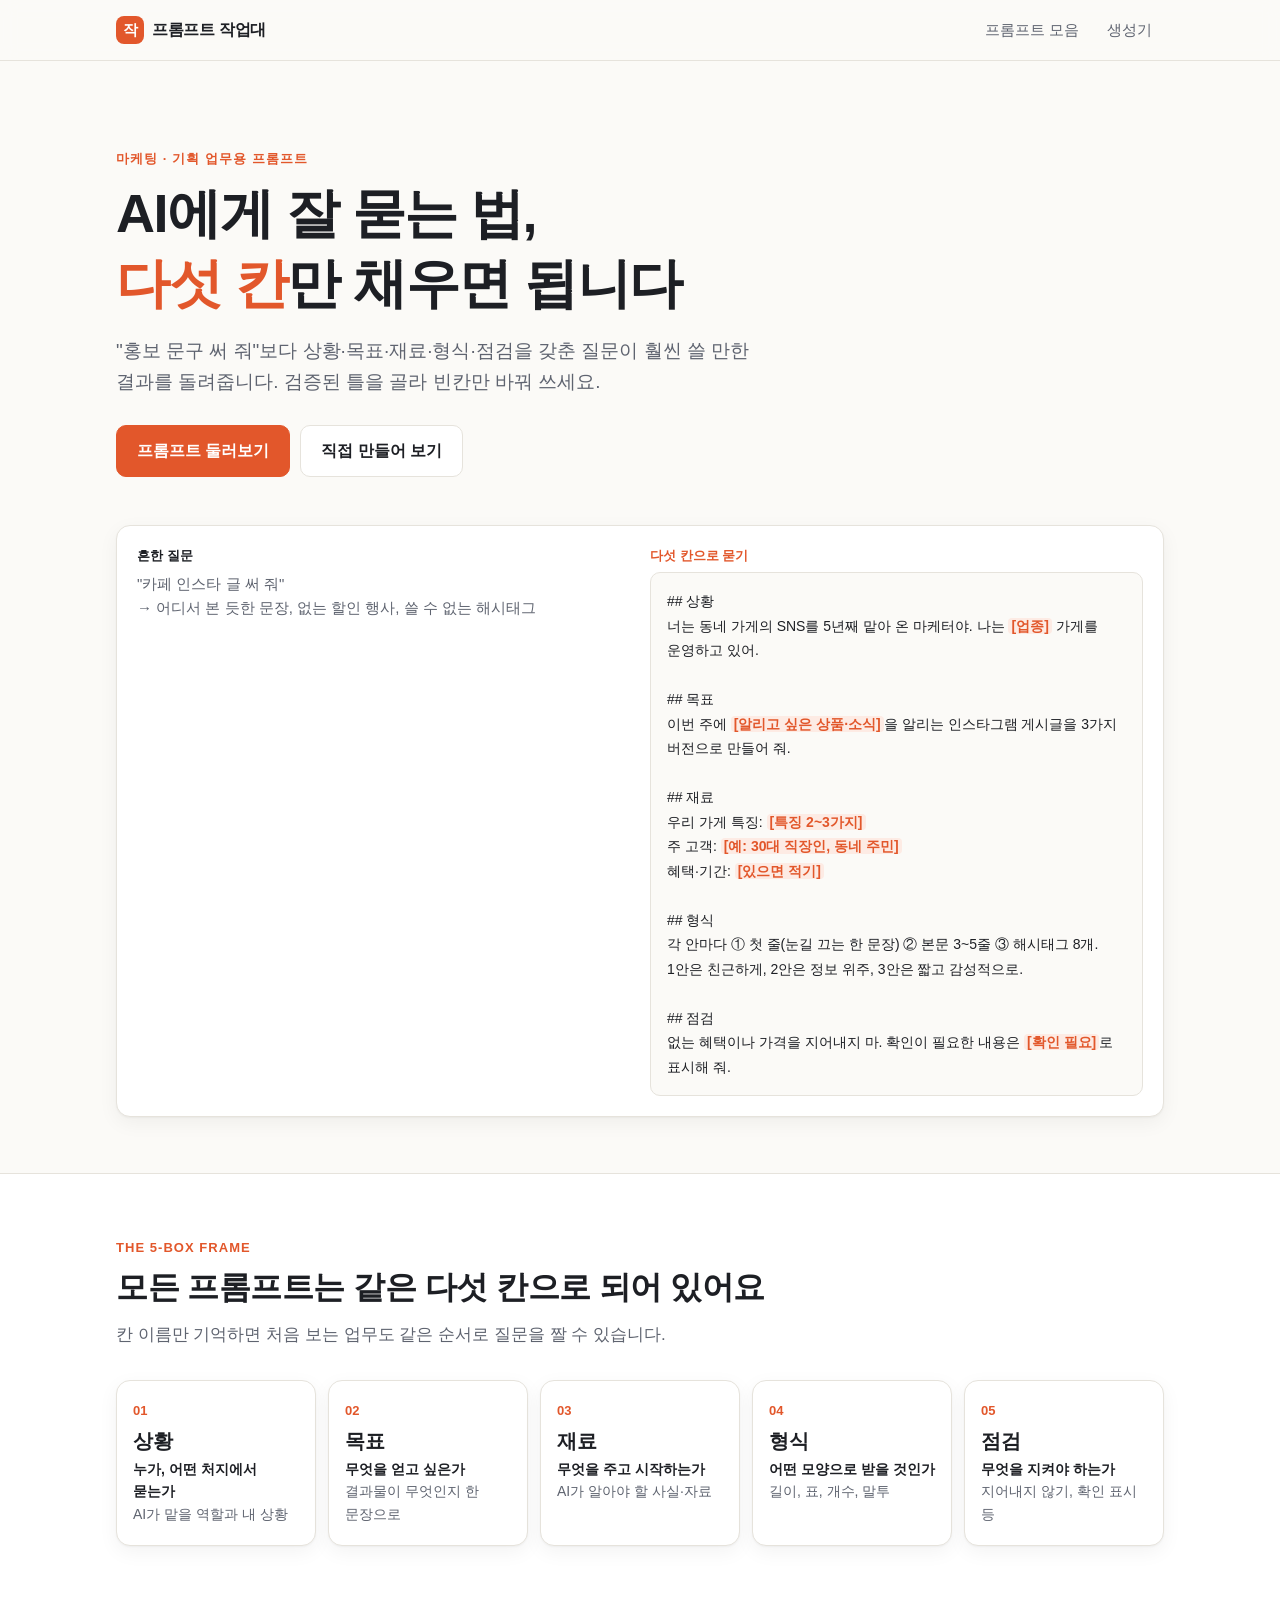
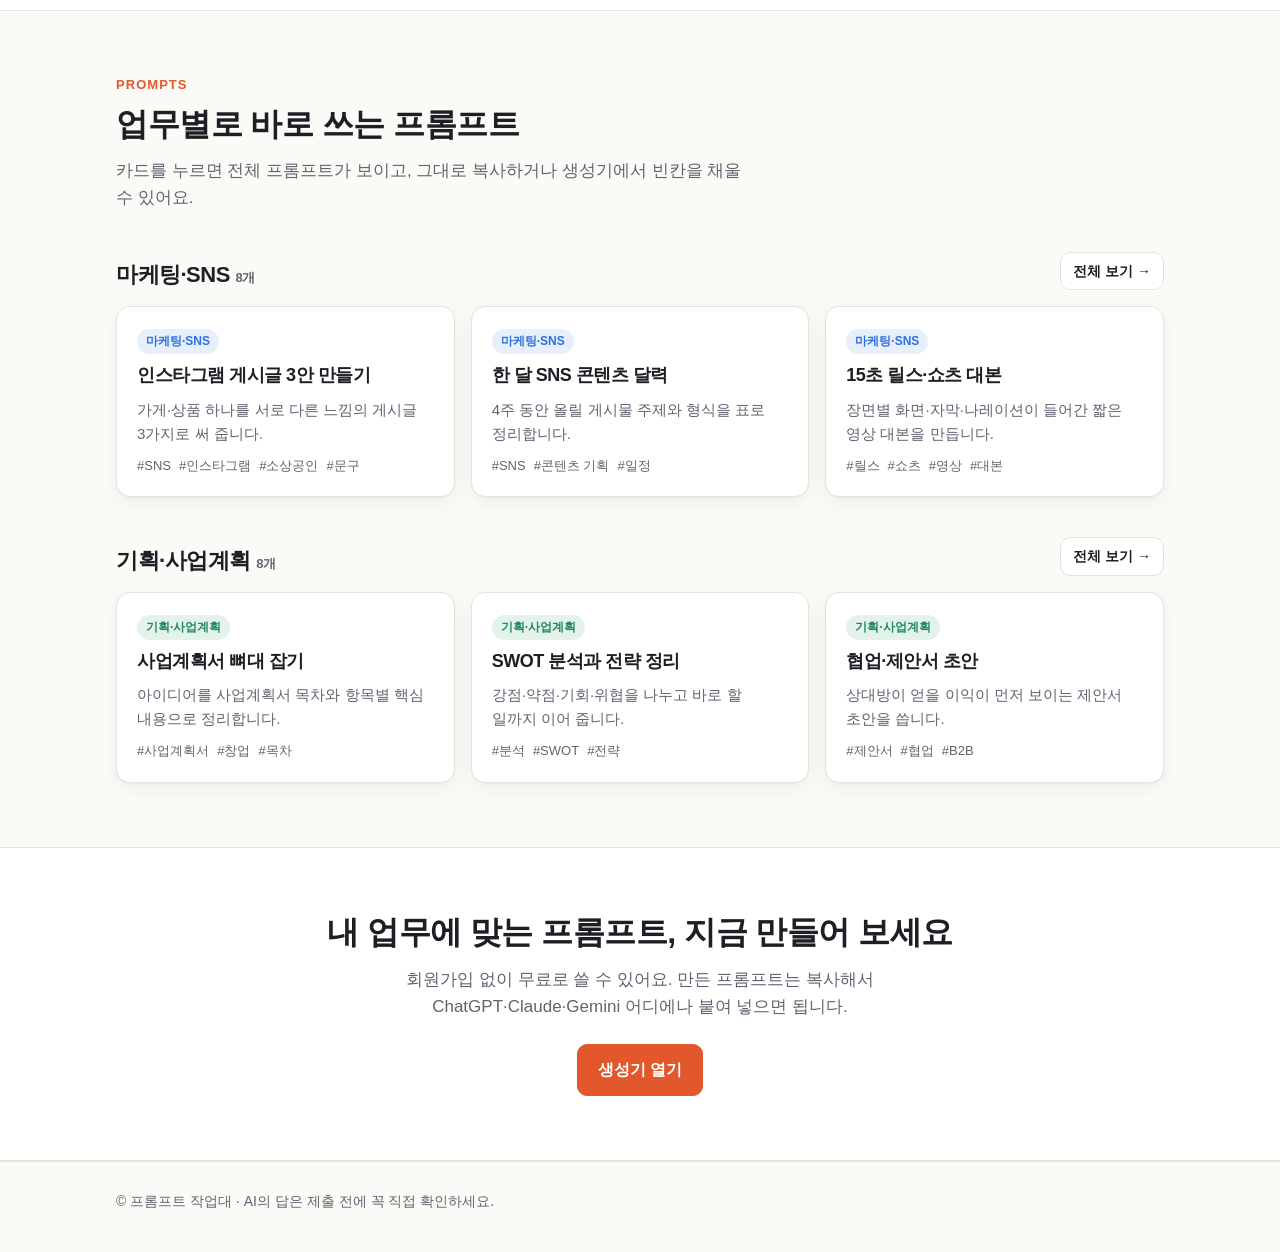
<file: index.html>
<!DOCTYPE html>
<html lang="ko">
<head>
  <meta charset="UTF-8" />
  <meta name="viewport" content="width=device-width, initial-scale=1.0" />
  <title>프롬프트 작업대</title>
  <meta name="description" content="마케팅·SNS, 기획·사업계획 업무에 바로 쓰는 프롬프트 모음과 5칸 프롬프트 생성기" />
  <link rel="stylesheet" href="style.css" />
  <style>
    .hero { padding: 88px 0 56px; }
    .hero h1 { font-size: clamp(32px, 5.6vw, 54px); letter-spacing: -1.5px; margin-bottom: 18px; }
    .hero h1 em { font-style: normal; color: var(--accent); }
    .hero .lead { font-size: 19px; }
    .hero .cta { display: flex; gap: 10px; flex-wrap: wrap; margin-top: 28px; }
    .hero-demo { margin-top: 48px; padding: 20px; display: grid; grid-template-columns: 1fr 1fr; gap: 20px; align-items: start; }
    .hero-demo .before { color: var(--muted); font-size: 15px; }
    .hero-demo .before b { display: block; color: var(--text); font-size: 13px; margin-bottom: 6px; }
    .hero-demo .after b { display: block; font-size: 13px; color: var(--accent); margin-bottom: 6px; }
    .hero-demo .prompt-box { font-size: 14px; }
    @media (max-width: 720px) { .hero-demo { grid-template-columns: 1fr; } }
    .cat-head { display: flex; align-items: end; justify-content: space-between; gap: 16px; flex-wrap: wrap; margin: 40px 0 16px; }
    .cat-head h3 { font-size: 22px; }
    .band { background: var(--surface); border-block: 1px solid var(--line); }
    .final { text-align: center; }
    .final .lead { margin: 0 auto 24px; }
  </style>
</head>
<body>
  <header class="nav">
    <div class="wrap">
      <a class="logo" href="index.html"><b>작</b>프롬프트 작업대</a>
      <nav>
        <a href="prompts.html">프롬프트 모음</a>
        <a href="generator.html">생성기</a>
      </nav>
    </div>
  </header>

  <main>
    <section class="hero">
      <div class="wrap">
        <p class="eyebrow">마케팅 · 기획 업무용 프롬프트</p>
        <h1>AI에게 잘 묻는 법,<br><em>다섯 칸</em>만 채우면 됩니다</h1>
        <p class="lead">"홍보 문구 써 줘"보다 상황·목표·재료·형식·점검을 갖춘 질문이 훨씬 쓸 만한 결과를 돌려줍니다. 검증된 틀을 골라 빈칸만 바꿔 쓰세요.</p>
        <div class="cta">
          <a class="btn primary" href="prompts.html">프롬프트 둘러보기</a>
          <a class="btn" href="generator.html">직접 만들어 보기</a>
        </div>

        <div class="card hero-demo">
          <div class="before">
            <b>흔한 질문</b>
            "카페 인스타 글 써 줘"<br>→ 어디서 본 듯한 문장, 없는 할인 행사, 쓸 수 없는 해시태그
          </div>
          <div class="after">
            <b>다섯 칸으로 묻기</b>
            <pre class="prompt-box" id="demo"></pre>
          </div>
        </div>
      </div>
    </section>

    <section class="band">
      <div class="wrap">
        <p class="eyebrow">THE 5-BOX FRAME</p>
        <h2>모든 프롬프트는 같은 다섯 칸으로 되어 있어요</h2>
        <p class="lead">칸 이름만 기억하면 처음 보는 업무도 같은 순서로 질문을 짤 수 있습니다.</p>
        <div class="steps" id="steps"></div>
      </div>
    </section>

    <section>
      <div class="wrap">
        <p class="eyebrow">PROMPTS</p>
        <h2>업무별로 바로 쓰는 프롬프트</h2>
        <p class="lead">카드를 누르면 전체 프롬프트가 보이고, 그대로 복사하거나 생성기에서 빈칸을 채울 수 있어요.</p>
        <div id="sections"></div>
      </div>
    </section>

    <section class="band final">
      <div class="wrap">
        <h2>내 업무에 맞는 프롬프트, 지금 만들어 보세요</h2>
        <p class="lead">회원가입 없이 무료로 쓸 수 있어요. 만든 프롬프트는 복사해서 ChatGPT·Claude·Gemini 어디에나 붙여 넣으면 됩니다.</p>
        <a class="btn primary" href="generator.html">생성기 열기</a>
      </div>
    </section>
  </main>

  <footer><div class="wrap">© 프롬프트 작업대 · AI의 답은 제출 전에 꼭 직접 확인하세요.</div></footer>

  <script src="prompts.js"></script>
  <script src="app.js"></script>
  <script>
    document.getElementById("steps").innerHTML = STEPS.map((s, i) => `
      <div class="card step">
        <div class="num">0${i + 1}</div>
        <h3>${s.label}</h3>
        <p><b style="color:var(--text)">${s.q}</b><br>${s.hint}</p>
      </div>`).join("");

    const demo = PROMPTS.find(p => p.id === "insta-post");
    document.getElementById("demo").innerHTML = highlightBlanks(buildPrompt(demo));

    const cats = [...new Set(PROMPTS.map(p => p.category))];
    const box = document.getElementById("sections");
    box.innerHTML = cats.map(cat => {
      const list = PROMPTS.filter(p => p.category === cat);
      return `<div class="cat-head">
          <h3>${cat} <span class="tag">${list.length}개</span></h3>
          <a class="btn small" href="prompts.html?cat=${encodeURIComponent(cat)}">전체 보기 →</a>
        </div>
        <div class="grid">${list.slice(0, 3).map(cardHtml).join("")}</div>`;
    }).join("");
    setupDetailDialog(box);
  </script>
</body>
</html>
</file>
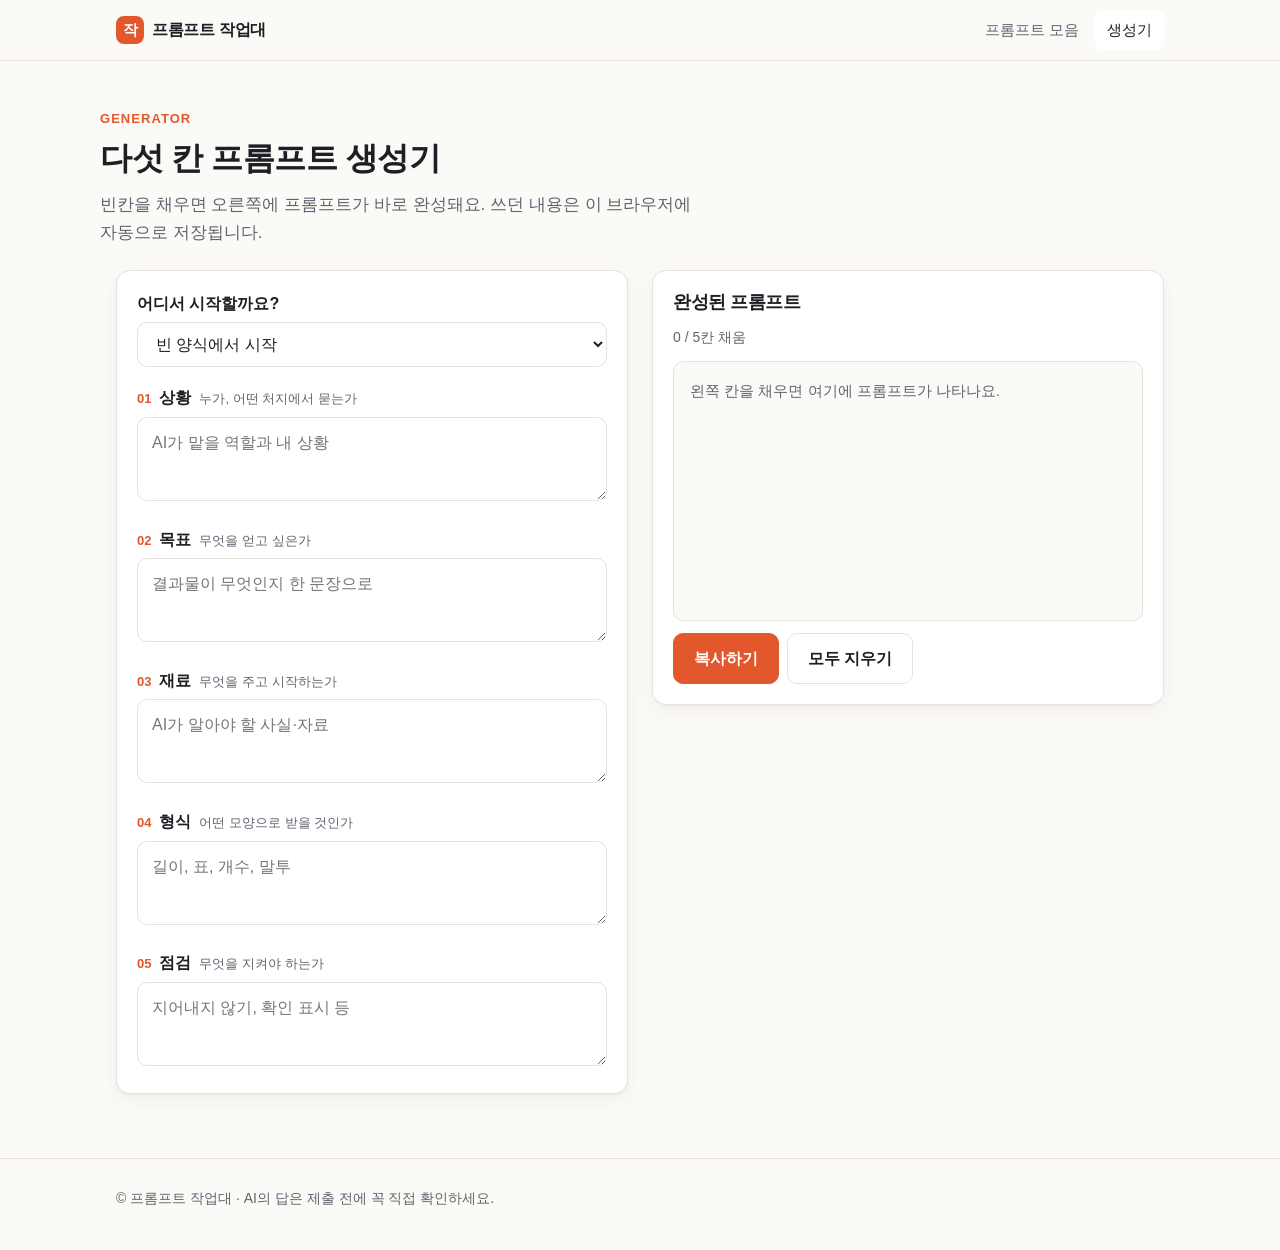
<file: generator.html>
<!DOCTYPE html>
<html lang="ko">
<head>
  <meta charset="UTF-8" />
  <meta name="viewport" content="width=device-width, initial-scale=1.0" />
  <title>프롬프트 생성기 · 프롬프트 작업대</title>
  <link rel="stylesheet" href="style.css" />
  <style>
    .head { padding: 48px 0 24px; }
    section { padding-top: 0; }
    .layout { display: grid; grid-template-columns: 1fr 1fr; gap: 24px; align-items: start; }
    @media (max-width: 860px) { .layout { grid-template-columns: 1fr; } }
    .form { padding: 20px; display: grid; gap: 18px; }
    .field label { display: flex; align-items: baseline; gap: 8px; font-weight: 700; margin-bottom: 6px; }
    .field label .num { color: var(--accent); font-size: 13px; }
    .field label small { font-weight: 400; color: var(--muted); font-size: 13px; }
    .start label { font-weight: 700; display: block; margin-bottom: 6px; }
    .result { position: sticky; top: 76px; padding: 20px; display: grid; gap: 12px; }
    .result h3 { font-size: 18px; }
    .result .prompt-box { min-height: 260px; max-height: 60vh; overflow: auto; }
    .result .row { display: flex; gap: 8px; flex-wrap: wrap; align-items: center; }
    .warn { font-size: 14px; color: var(--accent); margin: 0; }
    .meter { font-size: 14px; color: var(--muted); margin: 0; }
    @media (max-width: 860px) { .result { position: static; } }
  </style>
</head>
<body>
  <header class="nav">
    <div class="wrap">
      <a class="logo" href="index.html"><b>작</b>프롬프트 작업대</a>
      <nav>
        <a href="prompts.html">프롬프트 모음</a>
        <a href="generator.html" aria-current="page">생성기</a>
      </nav>
    </div>
  </header>

  <main>
    <div class="wrap head">
      <p class="eyebrow">GENERATOR</p>
      <h2>다섯 칸 프롬프트 생성기</h2>
      <p class="lead">빈칸을 채우면 오른쪽에 프롬프트가 바로 완성돼요. 쓰던 내용은 이 브라우저에 자동으로 저장됩니다.</p>
    </div>
    <section>
      <div class="wrap layout">
        <div class="card form">
          <div class="start">
            <label for="from">어디서 시작할까요?</label>
            <select id="from"></select>
          </div>
          <div id="fields"></div>
        </div>

        <div class="card result">
          <h3>완성된 프롬프트</h3>
          <p class="meter" id="meter"></p>
          <pre class="prompt-box" id="out"></pre>
          <p class="warn" id="warn" hidden></p>
          <div class="row">
            <button class="btn primary" id="copy">복사하기</button>
            <button class="btn" id="reset">모두 지우기</button>
          </div>
        </div>
      </div>
    </section>
  </main>

  <footer><div class="wrap">© 프롬프트 작업대 · AI의 답은 제출 전에 꼭 직접 확인하세요.</div></footer>

  <script src="prompts.js"></script>
  <script src="app.js"></script>
  <script>
    const SAVE_KEY = "prompt-workbench-draft";
    const fieldsEl = document.getElementById("fields");
    const fromEl = document.getElementById("from");

    // 시작점 고르기: 빈 양식 + 모든 프롬프트
    fromEl.innerHTML = `<option value="">빈 양식에서 시작</option>` +
      [...new Set(PROMPTS.map(p => p.category))].map(cat =>
        `<optgroup label="${cat}">${PROMPTS.filter(p => p.category === cat)
          .map(p => `<option value="${p.id}">${escapeHtml(p.title)}</option>`).join("")}</optgroup>`).join("");

    fieldsEl.style.display = "grid";
    fieldsEl.style.gap = "18px";
    fieldsEl.innerHTML = STEPS.map((s, i) => `
      <div class="field">
        <label for="f-${s.key}"><span class="num">0${i + 1}</span>${s.label} <small>${s.q}</small></label>
        <textarea id="f-${s.key}" data-key="${s.key}" placeholder="${s.hint}"></textarea>
      </div>`).join("");

    function read() {
      const d = {};
      STEPS.forEach(s => d[s.key] = document.getElementById("f-" + s.key).value);
      return d;
    }
    function fill(d) {
      STEPS.forEach(s => document.getElementById("f-" + s.key).value = d[s.key] || "");
      update();
    }

    function update() {
      const d = read();
      const text = buildPrompt(d);
      const out = document.getElementById("out");
      out.innerHTML = text ? highlightBlanks(text) : `<span style="color:var(--muted)">왼쪽 칸을 채우면 여기에 프롬프트가 나타나요.</span>`;

      const filled = STEPS.filter(s => d[s.key].trim()).length;
      document.getElementById("meter").textContent = `${filled} / 5칸 채움`;

      const blanks = (text.match(/\[[^\]\n]+\]/g) || []).length;
      const warn = document.getElementById("warn");
      warn.hidden = !blanks;
      warn.textContent = `아직 바꾸지 않은 [빈칸]이 ${blanks}개 있어요.`;

      try { localStorage.setItem(SAVE_KEY, JSON.stringify({ from: fromEl.value, ...d })); } catch {}
    }

    fieldsEl.addEventListener("input", update);

    fromEl.addEventListener("change", () => {
      const hasText = STEPS.some(s => read()[s.key].trim());
      if (hasText && !confirm("지금 쓴 내용이 바뀝니다. 계속할까요?")) {
        fromEl.value = fromEl.dataset.prev || ""; return;
      }
      fromEl.dataset.prev = fromEl.value;
      const p = PROMPTS.find(x => x.id === fromEl.value);
      fill(p || {});
    });

    document.getElementById("copy").addEventListener("click", () => {
      const text = buildPrompt(read());
      if (!text) { toast("먼저 칸을 채워 주세요."); return; }
      copyText(text);
    });
    document.getElementById("reset").addEventListener("click", () => {
      if (!confirm("다섯 칸을 모두 지울까요?")) return;
      fromEl.value = ""; fromEl.dataset.prev = ""; fill({});
    });

    // 처음 열 때: 주소에 ?from= 이 있으면 그 프롬프트로, 아니면 저장된 내용으로
    const fromParam = new URLSearchParams(location.search).get("from");
    let saved = null;
    try { saved = JSON.parse(localStorage.getItem(SAVE_KEY)); } catch {}
    const start = PROMPTS.find(p => p.id === fromParam);
    if (start) { fromEl.value = start.id; fill(start); }
    else if (saved) { fromEl.value = saved.from || ""; fill(saved); }
    else update();
    fromEl.dataset.prev = fromEl.value;
  </script>
</body>
</html>
</file>
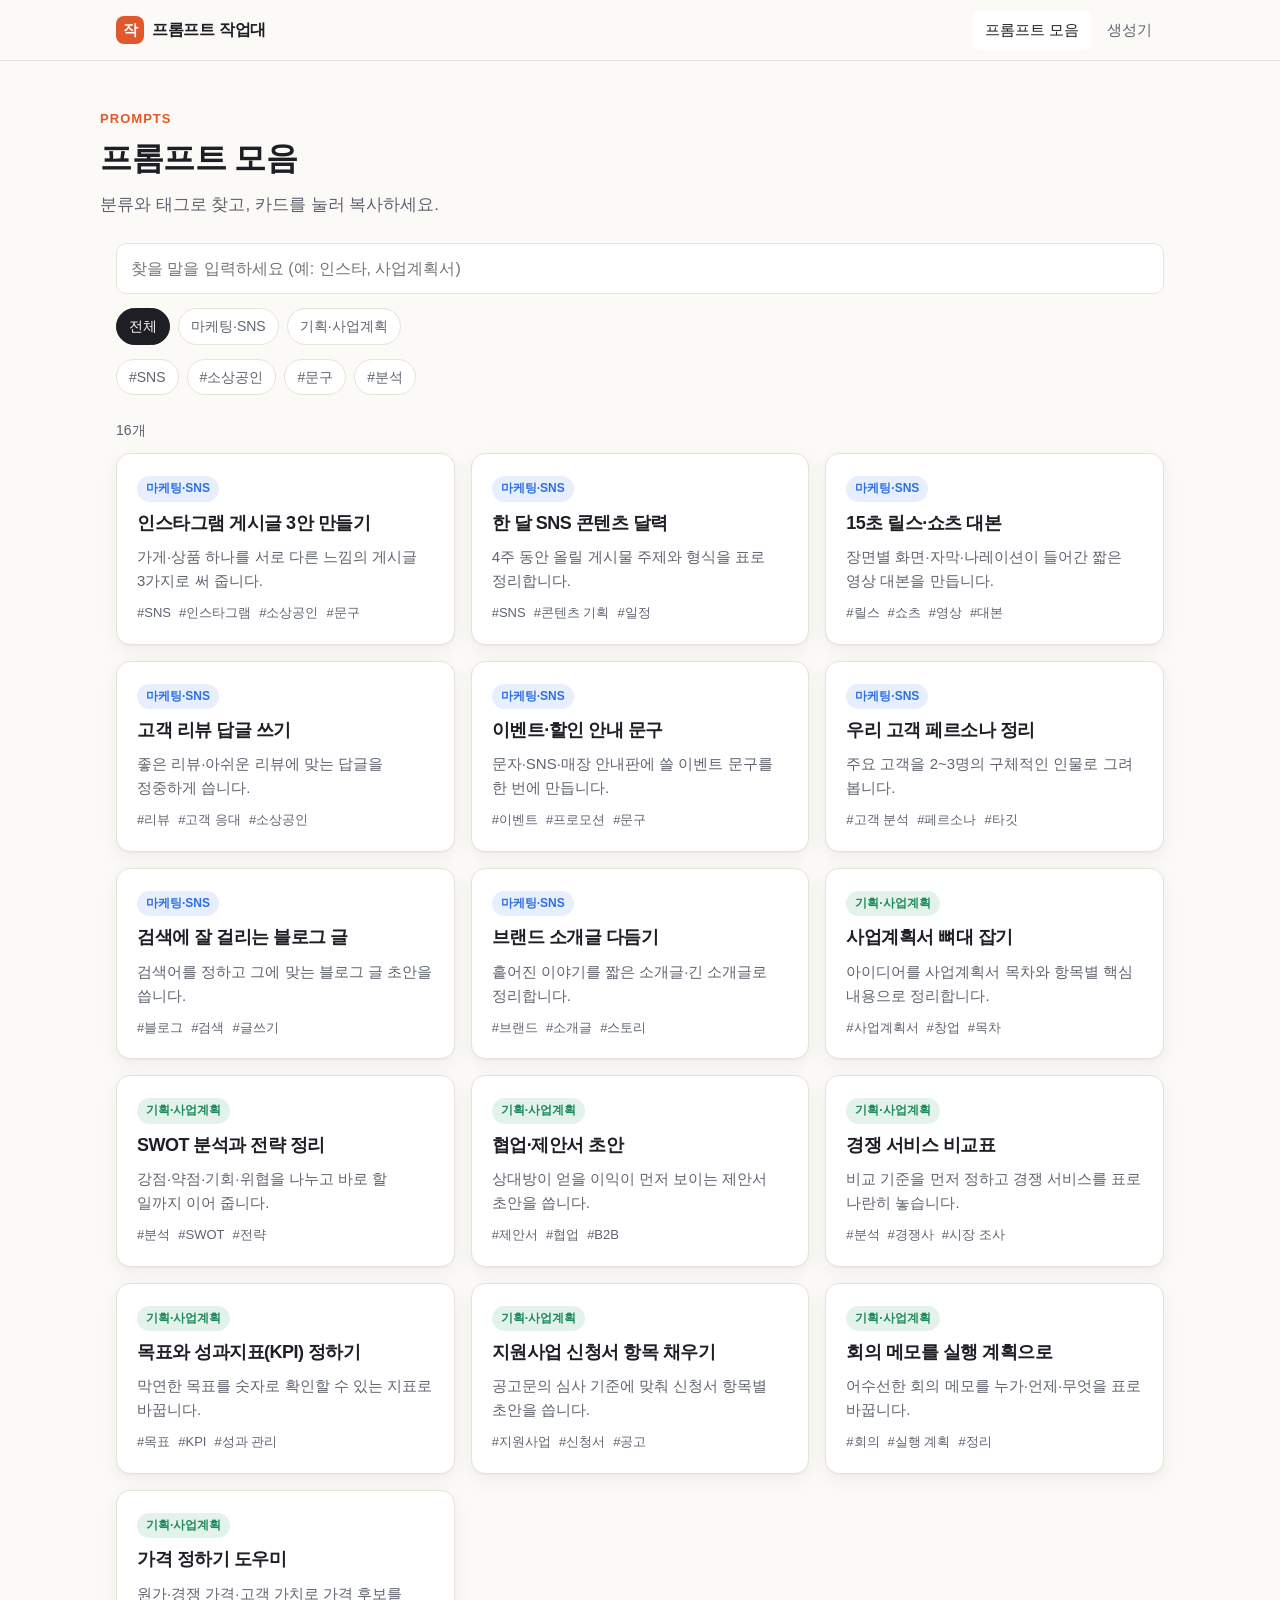
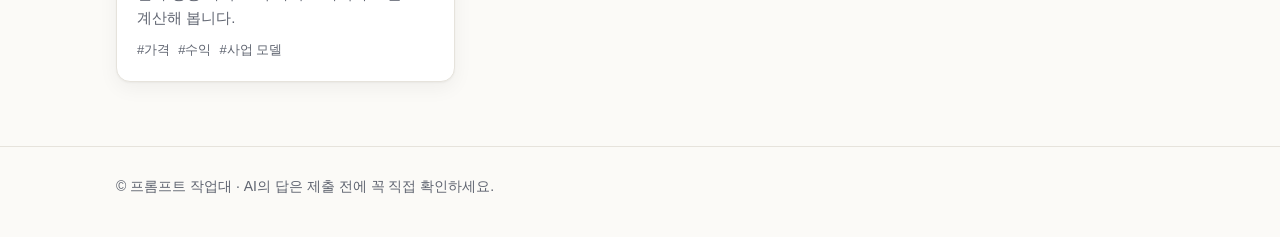
<file: prompts.html>
<!DOCTYPE html>
<html lang="ko">
<head>
  <meta charset="UTF-8" />
  <meta name="viewport" content="width=device-width, initial-scale=1.0" />
  <title>프롬프트 모음 · 프롬프트 작업대</title>
  <link rel="stylesheet" href="style.css" />
  <style>
    .head { padding: 48px 0 24px; }
    .filters { display: grid; gap: 14px; margin-bottom: 24px; }
    .count { color: var(--muted); font-size: 14px; margin: 0 0 12px; }
    .empty { padding: 40px; text-align: center; color: var(--muted); }
    section { padding-top: 0; }
  </style>
</head>
<body>
  <header class="nav">
    <div class="wrap">
      <a class="logo" href="index.html"><b>작</b>프롬프트 작업대</a>
      <nav>
        <a href="prompts.html" aria-current="page">프롬프트 모음</a>
        <a href="generator.html">생성기</a>
      </nav>
    </div>
  </header>

  <main>
    <div class="wrap head">
      <p class="eyebrow">PROMPTS</p>
      <h2>프롬프트 모음</h2>
      <p class="lead">분류와 태그로 찾고, 카드를 눌러 복사하세요.</p>
    </div>
    <section>
      <div class="wrap">
        <div class="filters">
          <input type="search" id="q" placeholder="찾을 말을 입력하세요 (예: 인스타, 사업계획서)" />
          <div class="chips" id="cats"></div>
          <div class="chips" id="tags"></div>
        </div>
        <p class="count" id="count"></p>
        <div class="grid" id="list"></div>
      </div>
    </section>
  </main>

  <footer><div class="wrap">© 프롬프트 작업대 · AI의 답은 제출 전에 꼭 직접 확인하세요.</div></footer>

  <script src="prompts.js"></script>
  <script src="app.js"></script>
  <script>
    const params = new URLSearchParams(location.search);
    const state = { q: "", cat: params.get("cat") || "전체", tag: params.get("tag") || "" };

    const cats = ["전체", ...new Set(PROMPTS.map(p => p.category))];
    // 많이 쓰인 태그부터
    const tagCount = {};
    PROMPTS.forEach(p => p.tags.forEach(t => tagCount[t] = (tagCount[t] || 0) + 1));
    // 두 번 이상 쓰인 태그만 버튼으로 보여 줍니다 (나머지는 검색창으로 찾을 수 있어요)
    const tags = Object.keys(tagCount).filter(t => tagCount[t] >= 2).sort((a, b) => tagCount[b] - tagCount[a]);

    function render() {
      document.getElementById("cats").innerHTML = cats.map(c =>
        `<button class="chip" data-cat="${c}" aria-pressed="${c === state.cat}">${c}</button>`).join("");
      document.getElementById("tags").innerHTML = tags.map(t =>
        `<button class="chip" data-tag="${escapeHtml(t)}" aria-pressed="${t === state.tag}">#${escapeHtml(t)}</button>`).join("");

      const q = state.q.trim().toLowerCase();
      const list = PROMPTS.filter(p =>
        (state.cat === "전체" || p.category === state.cat) &&
        (!state.tag || p.tags.includes(state.tag)) &&
        (!q || [p.title, p.summary, ...p.tags, buildPrompt(p)].join(" ").toLowerCase().includes(q)));

      document.getElementById("count").textContent = `${list.length}개`;
      document.getElementById("list").innerHTML = list.length
        ? list.map(cardHtml).join("")
        : `<div class="card empty" style="grid-column:1/-1">찾는 프롬프트가 없어요. <a href="generator.html">생성기에서 직접 만들어 보세요.</a></div>`;
    }

    document.getElementById("q").addEventListener("input", e => { state.q = e.target.value; render(); });
    document.getElementById("cats").addEventListener("click", e => {
      const b = e.target.closest("[data-cat]"); if (!b) return;
      state.cat = b.dataset.cat; render();
    });
    document.getElementById("tags").addEventListener("click", e => {
      const b = e.target.closest("[data-tag]"); if (!b) return;
      state.tag = state.tag === b.dataset.tag ? "" : b.dataset.tag; render();
    });
    setupDetailDialog(document.getElementById("list"));
    render();
  </script>
</body>
</html>
</file>
<file: style.css>
/* 세 페이지가 같이 쓰는 모양입니다. 색을 바꾸려면 :root 의 값만 바꾸면 됩니다. */
:root {
  --bg: #fbfaf7;
  --surface: #ffffff;
  --text: #1d1f24;
  --muted: #5f6470;
  --line: #e6e3dc;
  --accent: #e2572b;        /* 대표색 */
  --accent-soft: #fdebe4;
  --accent-text: #ffffff;
  --mk: #2f6fdf;            /* 마케팅·SNS */
  --mk-soft: #e7effc;
  --pl: #1f8a5b;            /* 기획·사업계획 */
  --pl-soft: #e3f3eb;
  --radius: 14px;
  --shadow: 0 1px 2px rgba(0,0,0,.04), 0 6px 20px rgba(0,0,0,.05);
}
@media (prefers-color-scheme: dark) {
  :root:not([data-theme="light"]) {
    --bg: #15161a; --surface: #1e2026; --text: #eceef2; --muted: #a2a8b4; --line: #30333b;
    --accent: #ff7a4d; --accent-soft: #3a2219; --accent-text: #1a0d07;
    --mk: #7ea8ff; --mk-soft: #1c2944; --pl: #5fd39c; --pl-soft: #17342a;
    --shadow: none;
  }
}

* { box-sizing: border-box; }
body {
  margin: 0;
  background: var(--bg);
  color: var(--text);
  font-family: "Pretendard", -apple-system, "Segoe UI", "Malgun Gothic", sans-serif;
  line-height: 1.6;
  word-break: keep-all;
}
a { color: inherit; }
.wrap { max-width: 1080px; margin: 0 auto; padding: 0 16px; }

/* 상단 메뉴 */
.nav { position: sticky; top: 0; z-index: 10; background: color-mix(in srgb, var(--bg) 88%, transparent); backdrop-filter: blur(8px); border-bottom: 1px solid var(--line); }
.nav .wrap { display: flex; align-items: center; gap: 20px; height: 60px; }
.logo { font-weight: 800; text-decoration: none; letter-spacing: -.3px; display: flex; align-items: center; gap: 8px; }
.logo b { display: inline-grid; place-items: center; width: 28px; height: 28px; border-radius: 8px; background: var(--accent); color: var(--accent-text); font-size: 15px; }
.nav nav { margin-left: auto; display: flex; gap: 4px; }
.nav nav a { text-decoration: none; padding: 8px 12px; border-radius: 8px; color: var(--muted); font-size: 15px; }
.nav nav a:hover, .nav nav a[aria-current="page"] { color: var(--text); background: var(--surface); }
.logo, .nav nav a { white-space: nowrap; }
@media (max-width: 420px) { .nav .wrap { gap: 8px; } .nav nav a { padding: 8px 8px; font-size: 14px; } .logo { font-size: 15px; } }

/* 버튼 */
.btn { display: inline-flex; align-items: center; justify-content: center; gap: 6px; padding: 12px 20px; border-radius: 10px; border: 1px solid var(--line); background: var(--surface); color: var(--text); font: inherit; font-weight: 600; text-decoration: none; cursor: pointer; }
.btn:hover { border-color: var(--muted); }
.btn.primary { background: var(--accent); border-color: var(--accent); color: var(--accent-text); }
.btn.primary:hover { filter: brightness(1.05); }
.btn.small { padding: 7px 12px; font-size: 14px; }

/* 공통 블록 */
section { padding: 64px 0; }
.eyebrow { font-size: 13px; font-weight: 700; letter-spacing: .08em; color: var(--accent); margin: 0 0 8px; }
h1, h2, h3 { letter-spacing: -.5px; line-height: 1.3; margin: 0; }
h2 { font-size: clamp(24px, 3.4vw, 32px); margin-bottom: 12px; }
.lead { color: var(--muted); font-size: 17px; max-width: 640px; margin: 0; }
.card { background: var(--surface); border: 1px solid var(--line); border-radius: var(--radius); box-shadow: var(--shadow); }

/* 분류 뱃지 */
.badge { display: inline-block; font-size: 12px; font-weight: 700; padding: 3px 9px; border-radius: 999px; }
.badge.mk { background: var(--mk-soft); color: var(--mk); }
.badge.pl { background: var(--pl-soft); color: var(--pl); }
.tag { font-size: 13px; color: var(--muted); }

/* 프롬프트 카드 */
.grid { display: grid; grid-template-columns: repeat(auto-fill, minmax(280px, 1fr)); gap: 16px; }
.pcard { padding: 20px; display: flex; flex-direction: column; gap: 10px; text-align: left; font: inherit; color: inherit; cursor: pointer; transition: transform .15s, border-color .15s; }
.pcard:hover { transform: translateY(-2px); border-color: var(--accent); }
.pcard h3 { font-size: 18px; }
.pcard p { margin: 0; color: var(--muted); font-size: 15px; }
.pcard .tags { display: flex; flex-wrap: wrap; gap: 8px; margin-top: auto; }

/* 5칸 틀 */
.steps { display: grid; grid-template-columns: repeat(5, 1fr); gap: 12px; margin-top: 32px; }
.step { padding: 20px 16px; }
.step .num { font-size: 13px; font-weight: 800; color: var(--accent); }
.step h3 { font-size: 20px; margin: 6px 0 4px; }
.step p { margin: 0; font-size: 14px; color: var(--muted); }
@media (max-width: 820px) { .steps { grid-template-columns: 1fr 1fr; } }
@media (max-width: 480px) { .steps { grid-template-columns: 1fr; } }

/* 프롬프트 본문 보기 */
.prompt-box { white-space: pre-wrap; font-family: inherit; font-size: 15px; line-height: 1.75; background: var(--bg); border: 1px solid var(--line); border-radius: 10px; padding: 16px; margin: 0; overflow-wrap: anywhere; }
.prompt-box .blank { background: var(--accent-soft); color: var(--accent); border-radius: 4px; padding: 0 3px; font-weight: 600; }

/* 팝업 */
dialog { width: min(720px, calc(100% - 32px)); max-height: calc(100% - 48px); border: 1px solid var(--line); border-radius: var(--radius); padding: 0; background: var(--surface); color: var(--text); }
dialog::backdrop { background: rgba(0,0,0,.45); }
.dlg-head { padding: 20px 20px 0; display: flex; gap: 12px; align-items: flex-start; }
.dlg-head h3 { font-size: 21px; margin-top: 6px; }
.dlg-body { padding: 16px 20px; }
.dlg-foot { padding: 0 20px 20px; display: flex; gap: 8px; flex-wrap: wrap; justify-content: flex-end; }
.x { margin-left: auto; background: none; border: 0; font-size: 26px; line-height: 1; color: var(--muted); cursor: pointer; padding: 4px 8px; }

/* 입력 */
input[type="search"], textarea, select { width: 100%; font: inherit; color: var(--text); background: var(--surface); border: 1px solid var(--line); border-radius: 10px; padding: 12px 14px; }
input[type="search"]:focus, textarea:focus, select:focus { outline: 2px solid var(--accent); outline-offset: -1px; border-color: transparent; }
textarea { resize: vertical; min-height: 84px; line-height: 1.6; }

.chips { display: flex; flex-wrap: wrap; gap: 8px; }
.chip { font: inherit; font-size: 14px; padding: 6px 12px; border-radius: 999px; border: 1px solid var(--line); background: var(--surface); color: var(--muted); cursor: pointer; }
.chip[aria-pressed="true"] { background: var(--text); color: var(--bg); border-color: var(--text); }

.toast { position: fixed; left: 50%; bottom: 24px; transform: translate(-50%, 20px); background: var(--text); color: var(--bg); padding: 10px 18px; border-radius: 999px; font-size: 15px; opacity: 0; pointer-events: none; transition: .2s; z-index: 50; }
.toast.show { opacity: 1; transform: translate(-50%, 0); }

footer { border-top: 1px solid var(--line); padding: 28px 0 40px; color: var(--muted); font-size: 14px; }
</file>
